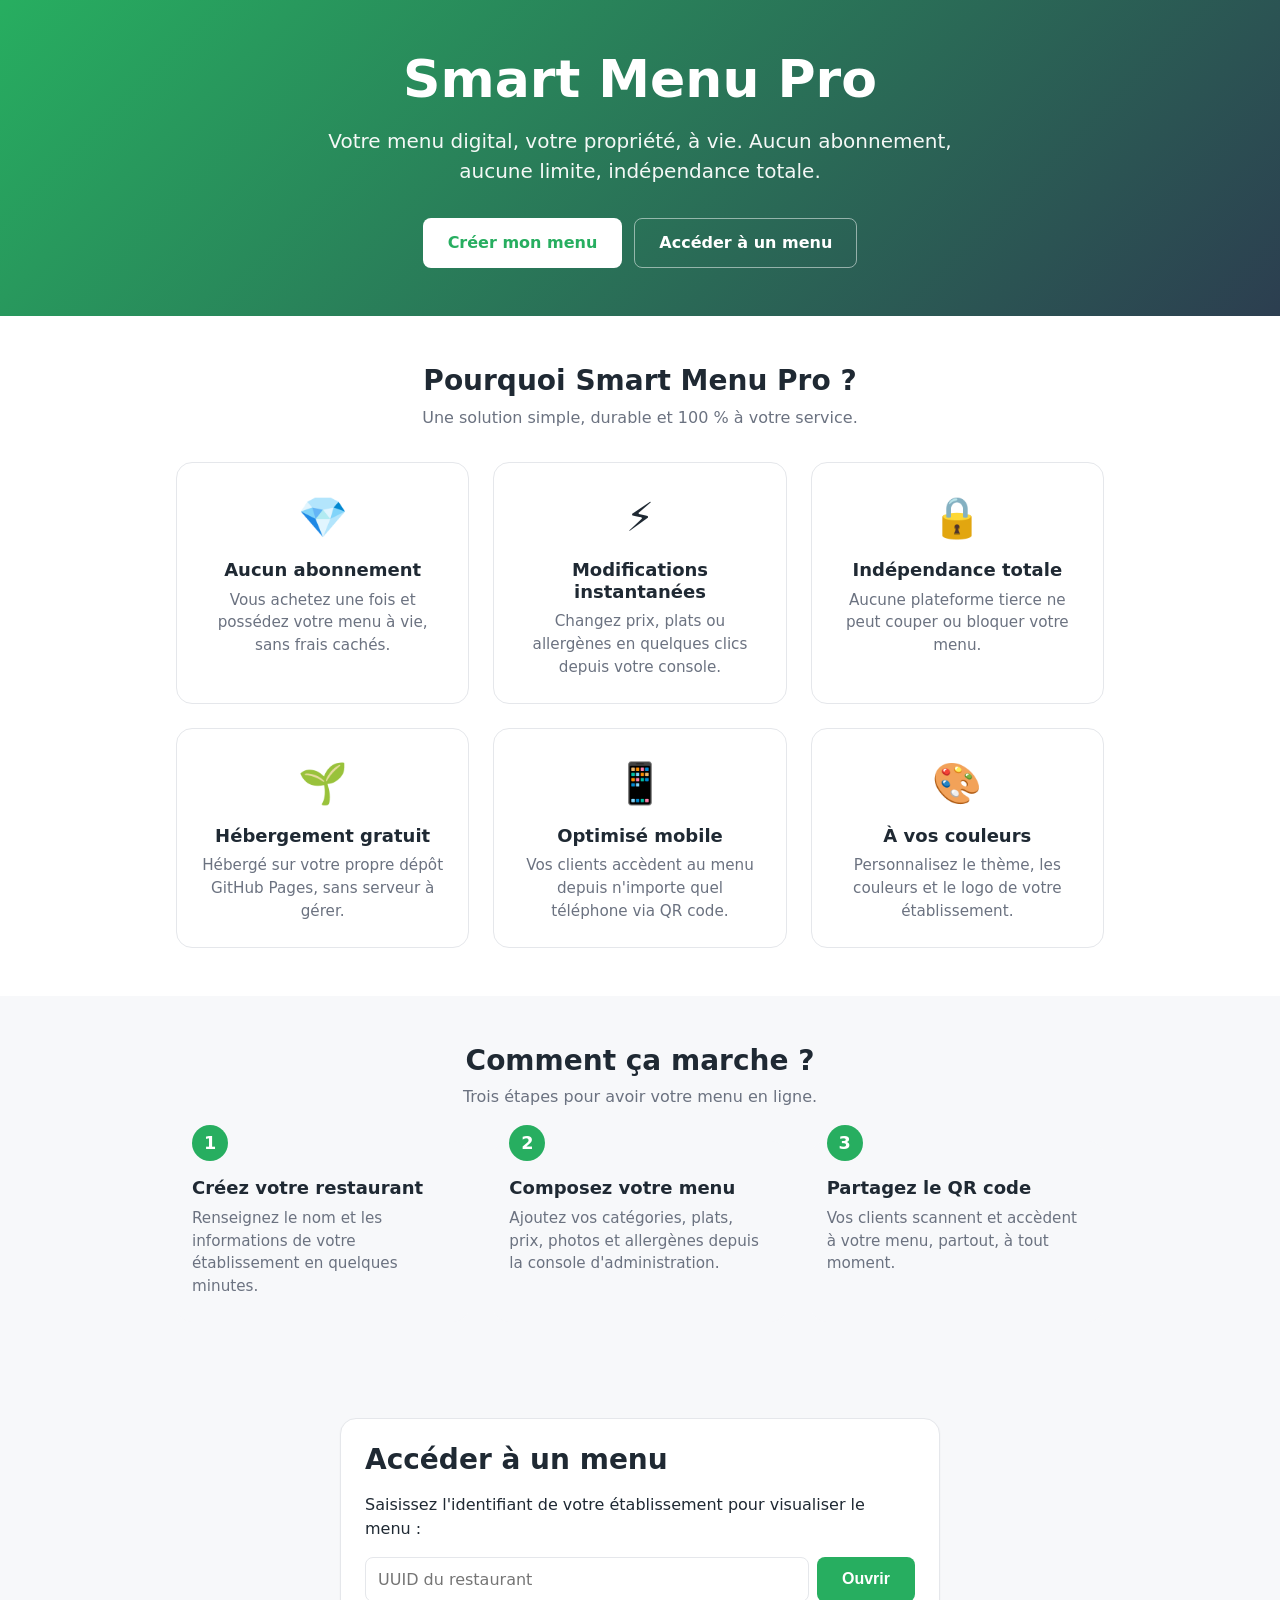
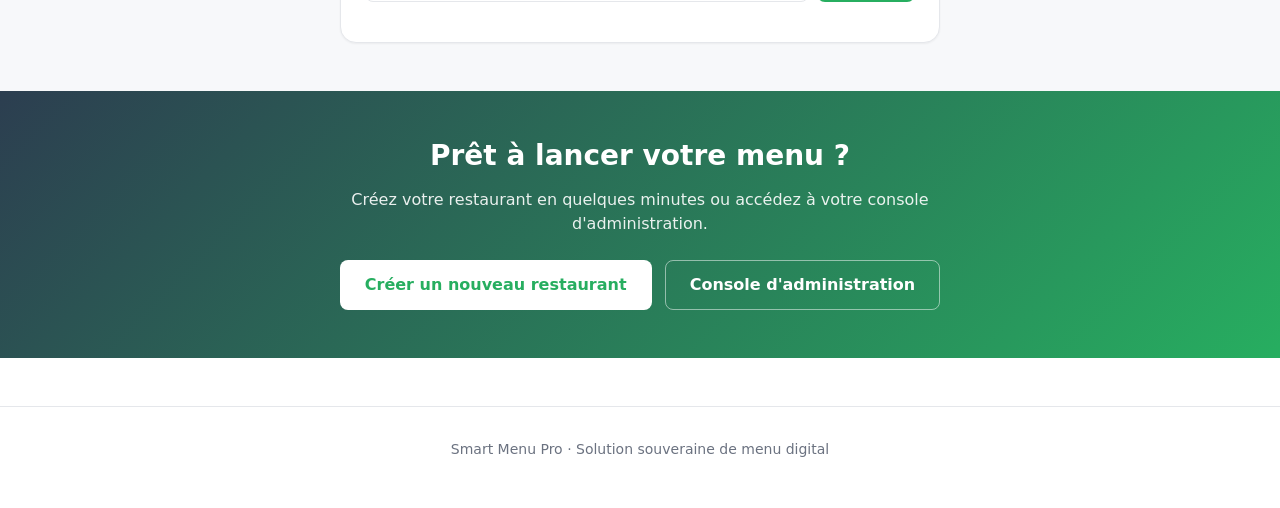
<file: index.html>
<!DOCTYPE html>
<html lang="fr">
<head>
  <meta charset="UTF-8">
  <meta name="viewport" content="width=device-width, initial-scale=1.0">
  <meta http-equiv="Content-Security-Policy" content="default-src 'self'; img-src 'self' https: data:; style-src 'self' https://fonts.googleapis.com 'unsafe-inline'; font-src 'self' https://fonts.gstatic.com; script-src 'self'; connect-src 'self' https://api.github.com">
  <title>Smart Menu Pro — Votre menu digital, à vie</title>
  <meta name="description" content="Solution de menu digital souveraine, sans abonnement et illimitée pour les restaurateurs.">
  <link rel="stylesheet" href="assets/css/style.css">
</head>
<body class="page-home">

  <header class="hero-home">
    <div class="container">
      <h1>Smart Menu Pro</h1>
      <p class="tagline">Votre menu digital, votre propriété, à vie. Aucun abonnement, aucune limite, indépendance totale.</p>
      <div class="hero-cta">
        <a href="setup.html" class="btn btn-primary">Créer mon menu</a>
        <a href="#acceder" class="btn btn-secondary">Accéder à un menu</a>
      </div>
    </div>
  </header>

  <main>

    <section class="section">
      <div class="container">
        <div class="section-title">
          <h2>Pourquoi Smart Menu Pro&nbsp;?</h2>
          <p>Une solution simple, durable et 100&nbsp;% à votre service.</p>
        </div>
        <div class="features-grid">
          <div class="feature-card">
            <span class="feature-icon" aria-hidden="true">💎</span>
            <h3>Aucun abonnement</h3>
            <p>Vous achetez une fois et possédez votre menu à vie, sans frais cachés.</p>
          </div>
          <div class="feature-card">
            <span class="feature-icon" aria-hidden="true">⚡</span>
            <h3>Modifications instantanées</h3>
            <p>Changez prix, plats ou allergènes en quelques clics depuis votre console.</p>
          </div>
          <div class="feature-card">
            <span class="feature-icon" aria-hidden="true">🔒</span>
            <h3>Indépendance totale</h3>
            <p>Aucune plateforme tierce ne peut couper ou bloquer votre menu.</p>
          </div>
          <div class="feature-card">
            <span class="feature-icon" aria-hidden="true">🌱</span>
            <h3>Hébergement gratuit</h3>
            <p>Hébergé sur votre propre dépôt GitHub Pages, sans serveur à gérer.</p>
          </div>
          <div class="feature-card">
            <span class="feature-icon" aria-hidden="true">📱</span>
            <h3>Optimisé mobile</h3>
            <p>Vos clients accèdent au menu depuis n'importe quel téléphone via QR code.</p>
          </div>
          <div class="feature-card">
            <span class="feature-icon" aria-hidden="true">🎨</span>
            <h3>À vos couleurs</h3>
            <p>Personnalisez le thème, les couleurs et le logo de votre établissement.</p>
          </div>
        </div>
      </div>
    </section>

    <section class="section" style="background: var(--color-surface);">
      <div class="container">
        <div class="section-title">
          <h2>Comment ça marche&nbsp;?</h2>
          <p>Trois étapes pour avoir votre menu en ligne.</p>
        </div>
        <div class="steps">
          <div class="step">
            <h3>Créez votre restaurant</h3>
            <p>Renseignez le nom et les informations de votre établissement en quelques minutes.</p>
          </div>
          <div class="step">
            <h3>Composez votre menu</h3>
            <p>Ajoutez vos catégories, plats, prix, photos et allergènes depuis la console d'administration.</p>
          </div>
          <div class="step">
            <h3>Partagez le QR code</h3>
            <p>Vos clients scannent et accèdent à votre menu, partout, à tout moment.</p>
          </div>
        </div>
      </div>
    </section>

    <section class="access-section" id="acceder">
      <div class="container">
        <div class="card">
          <h2>Accéder à un menu</h2>
          <p>Saisissez l'identifiant de votre établissement pour visualiser le menu :</p>
          <form id="open-menu-form" class="form-inline">
            <label for="uuid-input" class="sr-only">Identifiant du restaurant</label>
            <input type="text" id="uuid-input" name="uuid" placeholder="UUID du restaurant" required pattern="[0-9a-fA-F\-]{36}" autocomplete="off">
            <button type="submit" class="btn btn-primary">Ouvrir</button>
          </form>
          <p class="muted small" id="open-menu-error" role="alert" aria-live="polite"></p>
        </div>
      </div>
    </section>

    <section class="cta-section">
      <div class="container">
        <h2>Prêt à lancer votre menu&nbsp;?</h2>
        <p>Créez votre restaurant en quelques minutes ou accédez à votre console d'administration.</p>
        <div>
          <a href="setup.html" class="btn btn-primary">Créer un nouveau restaurant</a>
          <a href="admin.html" class="btn btn-secondary">Console d'administration</a>
        </div>
      </div>
    </section>

  </main>

  <footer class="site-footer">
    <p class="muted small">Smart Menu Pro &middot; Solution souveraine de menu digital</p>
  </footer>

  <script src="assets/js/utils.js"></script>
  <script src="assets/js/home.js"></script>
</body>
</html>
</file>
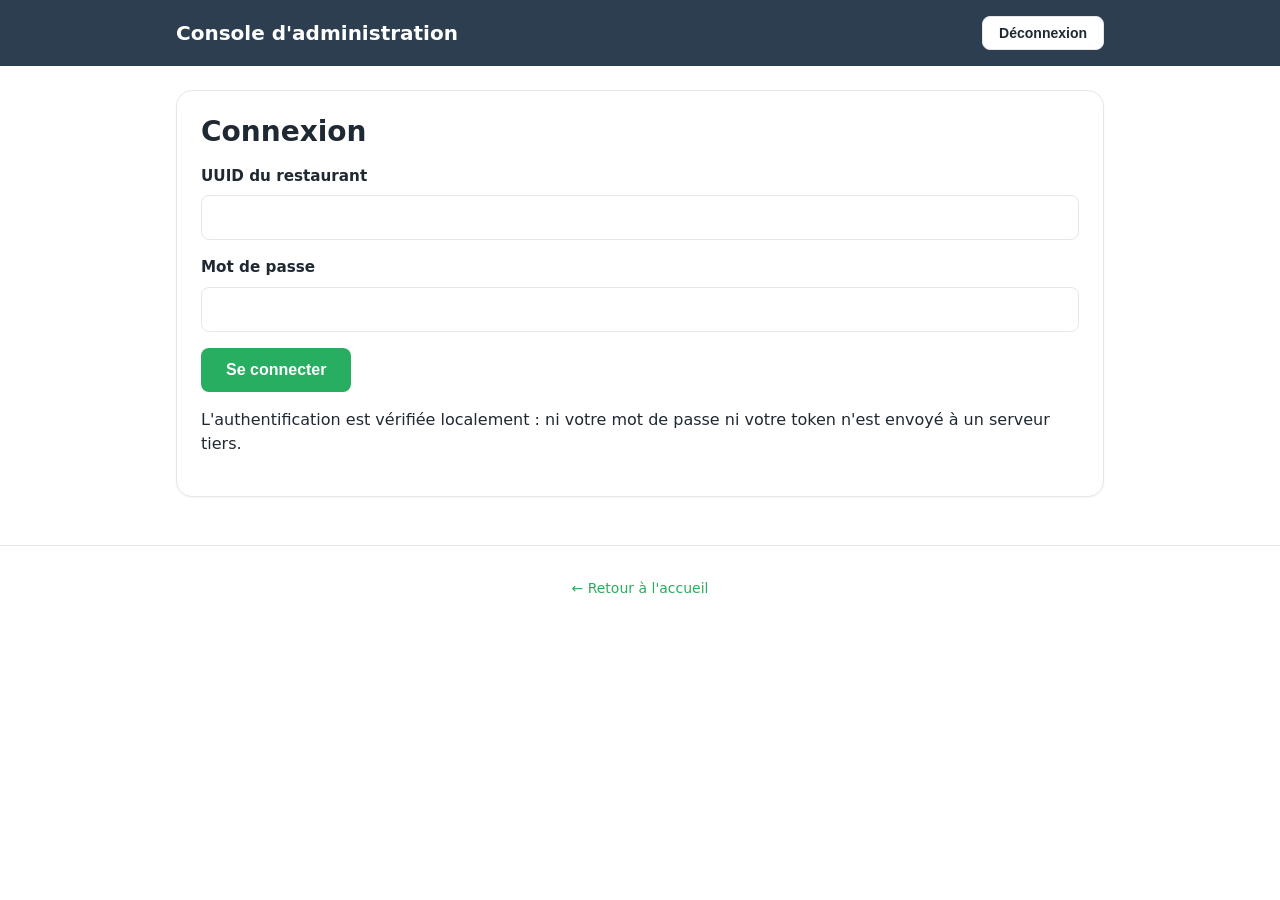
<file: admin.html>
<!DOCTYPE html>
<html lang="fr">
<head>
  <meta charset="UTF-8">
  <meta name="viewport" content="width=device-width, initial-scale=1.0">
  <meta http-equiv="Content-Security-Policy" content="default-src 'self'; img-src 'self' https: data:; style-src 'self' https://fonts.googleapis.com 'unsafe-inline'; font-src 'self' https://fonts.gstatic.com; script-src 'self'; connect-src 'self' https://api.github.com">
  <title>Console admin - Smart Menu Pro</title>
  <link rel="stylesheet" href="assets/css/style.css">
</head>
<body class="page-admin">
  <header class="admin-header">
    <div class="container">
      <h1>Console d'administration</h1>
      <span id="admin-status" class="status-pill" hidden></span>
      <button id="logout-btn" class="btn btn-secondary btn-sm" hidden>Déconnexion</button>
    </div>
  </header>

  <main class="container">
    <section id="login-section" class="card">
      <h2>Connexion</h2>
      <form id="login-form" novalidate>
        <div class="form-group">
          <label for="login-uuid">UUID du restaurant</label>
          <input type="text" id="login-uuid" name="uuid" required pattern="[0-9a-fA-F\-]{36}" autocomplete="off">
        </div>
        <div class="form-group">
          <label for="login-password">Mot de passe</label>
          <input type="password" id="login-password" name="password" required autocomplete="current-password">
        </div>
        <button type="submit" class="btn btn-primary">Se connecter</button>
        <p class="muted small" id="login-error" role="alert" aria-live="polite"></p>
      </form>
      <p class="hint">L'authentification est vérifiée localement&nbsp;: ni votre mot de passe ni votre token n'est envoyé à un serveur tiers.</p>
    </section>

    <section id="github-section" class="card" hidden>
      <h2>Configuration GitHub</h2>
      <p>Pour publier les modifications, fournissez un <strong>Personal Access Token</strong> à scope minimal (Contents&nbsp;: Read & Write) sur le dépôt qui héberge vos données.</p>
      <form id="github-form" novalidate>
        <div class="form-group">
          <label for="github-repo">Dépôt (format <code>utilisateur/dépôt</code>)</label>
          <input type="text" id="github-repo" name="repo" required pattern="[^/]+/[^/]+" placeholder="ex: monnom/smart-menu">
        </div>
        <div class="form-group">
          <label for="github-branch">Branche</label>
          <input type="text" id="github-branch" name="branch" value="main" required>
        </div>
        <div class="form-group">
          <label for="github-pat">Personal Access Token (fine-grained)</label>
          <input type="password" id="github-pat" name="pat" required autocomplete="off">
          <p class="hint">Sera chiffré localement avec votre mot de passe (AES-GCM). Jamais stocké en clair.</p>
        </div>
        <button type="submit" class="btn btn-primary">Enregistrer</button>
        <p class="muted small" id="github-status" role="alert" aria-live="polite"></p>
      </form>
    </section>

    <section id="editor-section" class="card" hidden>
      <h2>Édition du menu</h2>
      <div class="admin-tabs" role="tablist">
        <button class="tab-btn active" data-tab="info" role="tab">Restaurant</button>
        <button class="tab-btn" data-tab="categories" role="tab">Catégories &amp; plats</button>
        <button class="tab-btn" data-tab="theme" role="tab">Thème visuel</button>
      </div>

      <div id="tab-info" class="tab-panel active" role="tabpanel">
        <div class="form-group">
          <label for="info-name">Nom</label>
          <input type="text" id="info-name" maxlength="100">
        </div>
        <div class="form-group">
          <label for="info-description">Description</label>
          <input type="text" id="info-description" maxlength="200">
        </div>
        <div class="form-group">
          <label for="info-logo">URL du logo</label>
          <input type="url" id="info-logo">
        </div>
        <div class="form-group">
          <label for="info-address">Adresse</label>
          <input type="text" id="info-address">
        </div>
        <div class="form-group">
          <label for="info-phone">Téléphone</label>
          <input type="tel" id="info-phone">
        </div>
      </div>

      <div id="tab-categories" class="tab-panel" role="tabpanel">
        <div id="categories-editor"></div>
        <button type="button" id="add-category-btn" class="btn btn-secondary">+ Ajouter une catégorie</button>
      </div>

      <div id="tab-theme" class="tab-panel" role="tabpanel">
        <div class="form-group">
          <label for="theme-primary">Couleur principale</label>
          <input type="color" id="theme-primary">
        </div>
        <div class="form-group">
          <label for="theme-secondary">Couleur secondaire</label>
          <input type="color" id="theme-secondary">
        </div>
        <div class="form-group">
          <label for="theme-bg">Couleur de fond</label>
          <input type="color" id="theme-bg">
        </div>
        <div class="form-group">
          <label for="theme-text">Couleur du texte</label>
          <input type="color" id="theme-text">
        </div>
        <div class="form-group">
          <label for="theme-radius">Arrondi des boutons (px)</label>
          <input type="number" id="theme-radius" min="0" max="50" step="1">
        </div>
        <div class="form-group">
          <label for="theme-font-heading">Police des titres</label>
          <input type="text" id="theme-font-heading" placeholder="ex: Playfair Display">
        </div>
        <div class="form-group">
          <label for="theme-font-body">Police du texte</label>
          <input type="text" id="theme-font-body" placeholder="ex: Inter">
        </div>
      </div>

      <div class="actions-bar">
        <button id="preview-btn" class="btn btn-secondary">Prévisualiser le menu</button>
        <button id="publish-btn" class="btn btn-primary">Publier les modifications</button>
        <p class="muted small" id="publish-status" role="alert" aria-live="polite"></p>
      </div>
    </section>
  </main>

  <footer class="site-footer">
    <p class="muted small"><a href="./">← Retour à l'accueil</a></p>
  </footer>

  <script src="assets/js/utils.js"></script>
  <script src="assets/js/crypto.js"></script>
  <script src="assets/js/github.js"></script>
  <script src="assets/js/admin.js"></script>
</body>
</html>
</file>
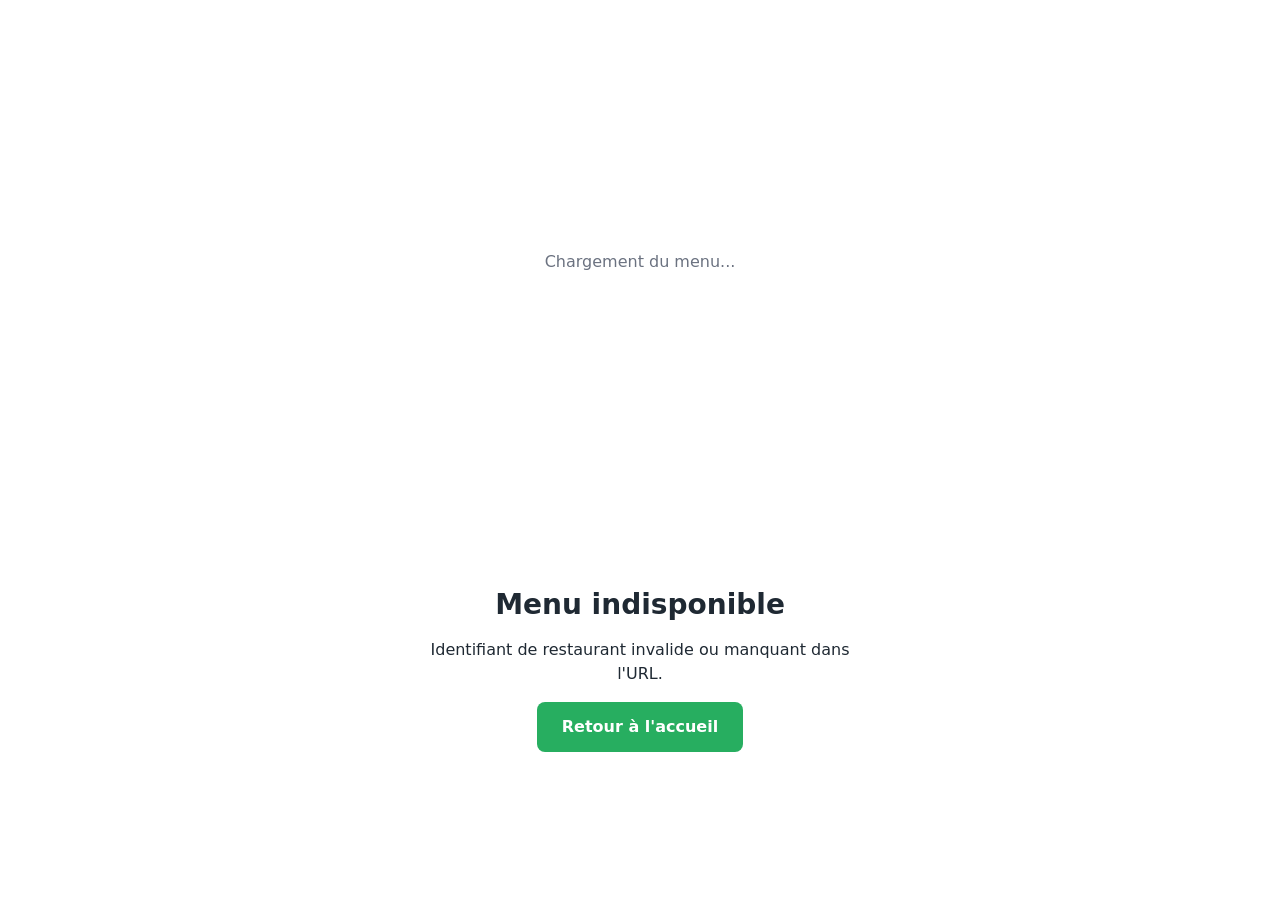
<file: menu.html>
<!DOCTYPE html>
<html lang="fr">
<head>
  <meta charset="UTF-8">
  <meta name="viewport" content="width=device-width, initial-scale=1.0">
  <meta http-equiv="Content-Security-Policy" content="default-src 'self'; img-src 'self' https: data:; style-src 'self' https://fonts.googleapis.com 'unsafe-inline'; font-src 'self' https://fonts.gstatic.com; script-src 'self'; connect-src 'self'">
  <title>Menu - Smart Menu Pro</title>
  <link rel="stylesheet" href="assets/css/style.css">
  <link id="dynamic-theme" rel="stylesheet" href="">
</head>
<body class="page-menu">
  <div id="loader" class="loader" role="status" aria-live="polite">
    <p>Chargement du menu...</p>
  </div>

  <div id="menu-app" hidden>
    <header class="menu-header">
      <div class="container">
        <img id="restaurant-logo" alt="" class="restaurant-logo" hidden>
        <h1 id="restaurant-name"></h1>
        <p id="restaurant-description" class="muted"></p>
      </div>
    </header>

    <nav class="menu-filters container" aria-label="Filtres">
      <div class="filter-group">
        <label class="filter-chip">
          <input type="checkbox" id="filter-chef-only">
          <span>⭐ Suggestions du chef</span>
        </label>
      </div>

      <fieldset class="filter-group">
        <legend class="filter-label">Sans :</legend>
        <div id="allergen-filters" class="filter-chips"></div>
      </fieldset>
    </nav>

    <main id="menu-categories" class="container"></main>

    <footer class="menu-footer container">
      <p id="restaurant-contact" class="muted small"></p>
      <p class="muted small">Dernière mise à jour : <time id="last-updated"></time></p>
    </footer>
  </div>

  <div id="error-state" class="error-container" hidden>
    <h2>Menu indisponible</h2>
    <p id="error-message"></p>
    <a href="./" class="btn btn-primary">Retour à l'accueil</a>
  </div>

  <script src="assets/js/utils.js"></script>
  <script src="assets/js/menu.js"></script>
</body>
</html>
</file>
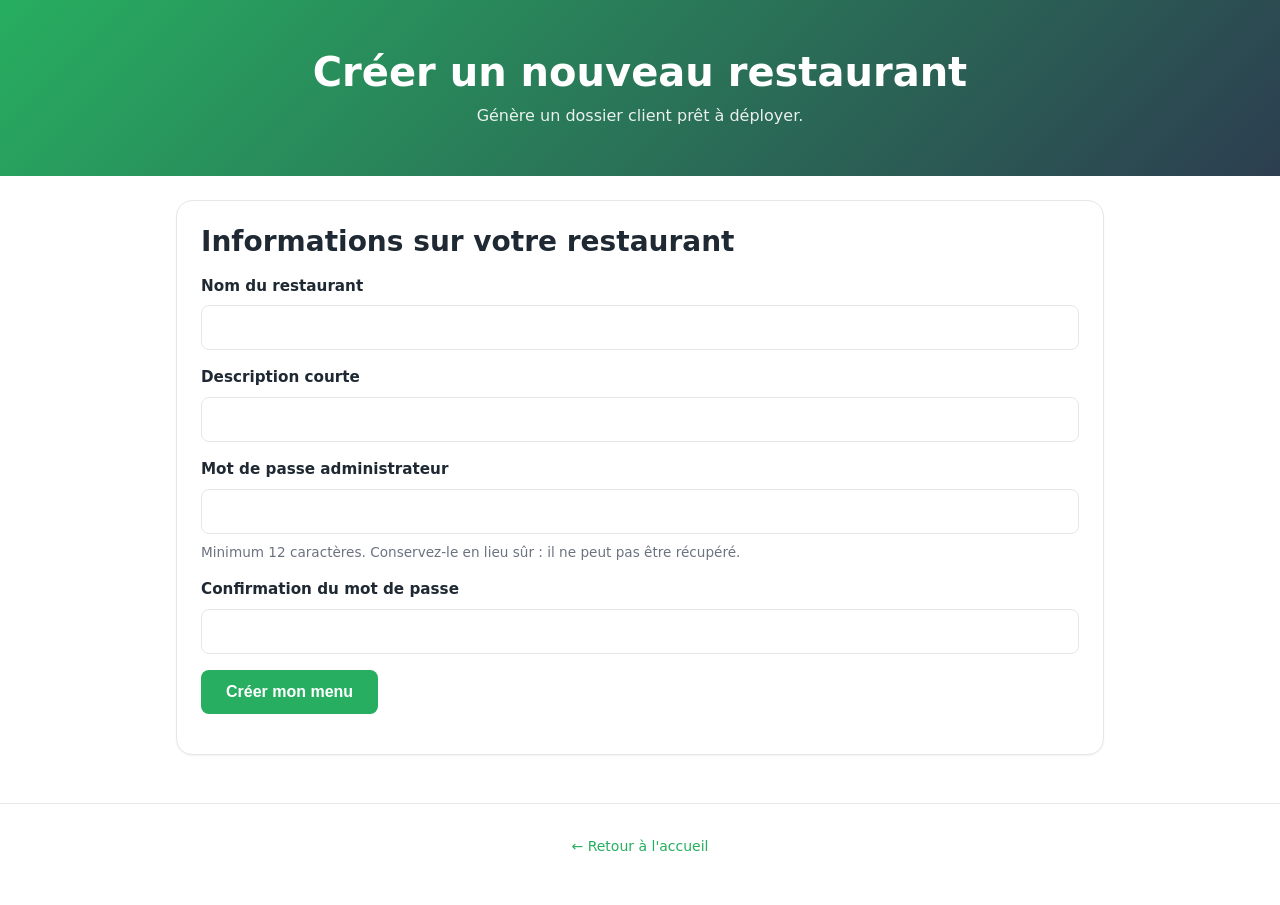
<file: setup.html>
<!DOCTYPE html>
<html lang="fr">
<head>
  <meta charset="UTF-8">
  <meta name="viewport" content="width=device-width, initial-scale=1.0">
  <meta http-equiv="Content-Security-Policy" content="default-src 'self'; img-src 'self' https: data:; style-src 'self' https://fonts.googleapis.com 'unsafe-inline'; font-src 'self' https://fonts.gstatic.com; script-src 'self'; connect-src 'self' https://api.github.com https://api.qrserver.com">
  <title>Création d'un restaurant - Smart Menu Pro</title>
  <link rel="stylesheet" href="assets/css/style.css">
</head>
<body class="page-setup">
  <header class="hero">
    <div class="container">
      <h1>Créer un nouveau restaurant</h1>
      <p class="tagline">Génère un dossier client prêt à déployer.</p>
    </div>
  </header>

  <main class="container">
    <section class="card" id="setup-form-section">
      <h2>Informations sur votre restaurant</h2>
      <form id="setup-form" novalidate>
        <div class="form-group">
          <label for="setup-name">Nom du restaurant</label>
          <input type="text" id="setup-name" name="name" required maxlength="100">
        </div>

        <div class="form-group">
          <label for="setup-description">Description courte</label>
          <input type="text" id="setup-description" name="description" maxlength="200">
        </div>

        <div class="form-group">
          <label for="setup-password">Mot de passe administrateur</label>
          <input type="password" id="setup-password" name="password" required minlength="12" autocomplete="new-password">
          <p class="hint">Minimum 12 caractères. Conservez-le en lieu sûr&nbsp;: il ne peut pas être récupéré.</p>
        </div>

        <div class="form-group">
          <label for="setup-password-confirm">Confirmation du mot de passe</label>
          <input type="password" id="setup-password-confirm" name="passwordConfirm" required minlength="12" autocomplete="new-password">
        </div>

        <button type="submit" class="btn btn-primary" id="setup-submit">Créer mon menu</button>
        <p class="muted small" id="setup-error" role="alert" aria-live="polite"></p>
      </form>
    </section>

    <section id="setup-progress" class="card" hidden>
      <h2>Création en cours…</h2>
      <p id="progress-step" class="muted">Préparation…</p>
      <div class="progress-bar"><div id="progress-fill" class="progress-fill"></div></div>
    </section>

    <section id="setup-success" class="card" hidden>
      <h2>🎉 Votre menu est créé&nbsp;!</h2>
      <p>Votre restaurant <strong id="success-name"></strong> a été enregistré.</p>
      <p class="muted small">Identifiant unique&nbsp;: <code id="success-uuid"></code></p>
      <p>GitHub Pages va publier votre menu dans <strong>environ 1&nbsp;minute</strong>. Vous pouvez dès maintenant accéder à votre console&nbsp;:</p>
      <p>
        <a id="success-admin-link" class="btn btn-primary" href="#">Aller à ma console d'administration</a>
      </p>
      <p class="muted small">Lien public à partager avec vos clients (disponible dans 1&nbsp;min)&nbsp;:<br>
        <code id="success-menu-url"></code>
        <button type="button" class="btn btn-secondary btn-sm" data-copy="success-menu-url">Copier</button>
      </p>

      <div class="qr-block">
        <h3>📱 QR code de votre menu</h3>
        <p class="muted small">Imprimez-le et placez-le sur vos tables. Vos clients scanneront pour accéder au menu.</p>
        <img id="success-qr" alt="QR code du menu" width="300" height="300">
        <p>
          <a id="success-qr-download" class="btn btn-secondary btn-sm" download="menu-qrcode.png">Télécharger le QR (PNG)</a>
        </p>
      </div>
    </section>
  </main>

  <footer class="site-footer">
    <p class="muted small"><a href="./">← Retour à l'accueil</a></p>
  </footer>

  <script src="assets/js/utils.js"></script>
  <script src="assets/js/crypto.js"></script>
  <script src="assets/js/config.js"></script>
  <script src="assets/js/github.js"></script>
  <script src="assets/js/setup.js"></script>
</body>
</html>
</file>
<file: assets/css/style.css>
:root {
  --color-primary: #27ae60;
  --color-secondary: #2c3e50;
  --color-background: #ffffff;
  --color-surface: #f7f8fa;
  --color-text: #1f2933;
  --color-muted: #6b7280;
  --color-border: #e5e7eb;
  --color-danger: #e74c3c;
  --color-success: #16a34a;
  --color-warning: #f59e0b;

  --font-heading: 'Inter', system-ui, -apple-system, Segoe UI, Roboto, sans-serif;
  --font-body: 'Inter', system-ui, -apple-system, Segoe UI, Roboto, sans-serif;

  --radius: 8px;
  --radius-sm: 4px;
  --radius-lg: 16px;

  --shadow-sm: 0 1px 2px rgba(0, 0, 0, 0.05);
  --shadow: 0 4px 6px -1px rgba(0, 0, 0, 0.08), 0 2px 4px -1px rgba(0, 0, 0, 0.04);
  --shadow-lg: 0 10px 15px -3px rgba(0, 0, 0, 0.08);

  --space-1: 0.25rem;
  --space-2: 0.5rem;
  --space-3: 0.75rem;
  --space-4: 1rem;
  --space-6: 1.5rem;
  --space-8: 2rem;
  --space-12: 3rem;
}

*, *::before, *::after {
  box-sizing: border-box;
}

html {
  -webkit-text-size-adjust: 100%;
}

body {
  margin: 0;
  font-family: var(--font-body);
  color: var(--color-text);
  background: var(--color-background);
  line-height: 1.5;
}

h1, h2, h3, h4 {
  font-family: var(--font-heading);
  font-weight: 700;
  line-height: 1.2;
  margin: 0 0 var(--space-4);
}

h1 { font-size: clamp(1.75rem, 4vw, 2.5rem); }
h2 { font-size: clamp(1.25rem, 3vw, 1.75rem); }
h3 { font-size: 1.125rem; }

p { margin: 0 0 var(--space-4); }

a {
  color: var(--color-primary);
  text-decoration: none;
}
a:hover, a:focus-visible {
  text-decoration: underline;
}

ul {
  padding-left: var(--space-6);
}

code {
  font-family: ui-monospace, SFMono-Regular, Menlo, Monaco, Consolas, monospace;
  background: var(--color-surface);
  padding: 0.1em 0.35em;
  border-radius: var(--radius-sm);
  font-size: 0.9em;
}

pre code {
  display: block;
  padding: var(--space-4);
  overflow-x: auto;
  white-space: pre;
  border-radius: var(--radius);
  background: #1e293b;
  color: #f1f5f9;
}

.container {
  max-width: 960px;
  margin: 0 auto;
  padding: 0 var(--space-4);
}

.muted { color: var(--color-muted); }
.small { font-size: 0.875rem; }
.sr-only {
  position: absolute;
  width: 1px;
  height: 1px;
  padding: 0;
  margin: -1px;
  overflow: hidden;
  clip: rect(0, 0, 0, 0);
  white-space: nowrap;
  border: 0;
}

.hero {
  background: linear-gradient(135deg, var(--color-primary), var(--color-secondary));
  color: white;
  padding: var(--space-12) 0;
  text-align: center;
}
.hero h1 { color: white; margin-bottom: var(--space-2); }
.hero .tagline { opacity: 0.9; margin: 0; }

.card {
  background: white;
  border: 1px solid var(--color-border);
  border-radius: var(--radius-lg);
  padding: var(--space-6);
  margin: var(--space-6) 0;
  box-shadow: var(--shadow-sm);
}

.btn {
  display: inline-flex;
  align-items: center;
  justify-content: center;
  gap: var(--space-2);
  padding: var(--space-3) var(--space-6);
  border-radius: var(--radius);
  border: 1px solid transparent;
  font-size: 1rem;
  font-weight: 600;
  cursor: pointer;
  transition: transform 0.05s ease, background-color 0.15s ease, border-color 0.15s ease;
  text-decoration: none;
}
.btn:hover { text-decoration: none; }
.btn:active { transform: translateY(1px); }
.btn:focus-visible {
  outline: 2px solid var(--color-primary);
  outline-offset: 2px;
}
.btn-primary {
  background: var(--color-primary);
  color: white;
}
.btn-primary:hover {
  background: color-mix(in srgb, var(--color-primary) 88%, black);
}
.btn-secondary {
  background: white;
  color: var(--color-text);
  border-color: var(--color-border);
}
.btn-secondary:hover {
  background: var(--color-surface);
}
.btn-sm {
  padding: var(--space-2) var(--space-4);
  font-size: 0.875rem;
}
.btn[disabled] {
  opacity: 0.5;
  cursor: not-allowed;
}

.form-group {
  margin-bottom: var(--space-4);
}
.form-group label {
  display: block;
  font-weight: 600;
  margin-bottom: var(--space-2);
  font-size: 0.95rem;
}
.form-group .hint {
  font-size: 0.85rem;
  color: var(--color-muted);
  margin: var(--space-2) 0 0;
}
input[type="text"],
input[type="password"],
input[type="email"],
input[type="number"],
input[type="tel"],
input[type="url"],
textarea,
select {
  width: 100%;
  padding: var(--space-3);
  border: 1px solid var(--color-border);
  border-radius: var(--radius);
  font-size: 1rem;
  font-family: inherit;
  background: white;
  color: var(--color-text);
}
input:focus, textarea:focus, select:focus {
  outline: 2px solid var(--color-primary);
  outline-offset: 0;
  border-color: var(--color-primary);
}
input[type="color"] {
  width: 4rem;
  height: 2.5rem;
  padding: 2px;
  border: 1px solid var(--color-border);
  border-radius: var(--radius);
  cursor: pointer;
}
.form-inline {
  display: flex;
  gap: var(--space-2);
  flex-wrap: wrap;
}
.form-inline input { flex: 1 1 200px; }

.link-list {
  list-style: none;
  padding: 0;
  margin: 0;
}
.link-list li { margin: var(--space-2) 0; }

.site-footer {
  text-align: center;
  padding: var(--space-8) var(--space-4);
  color: var(--color-muted);
  border-top: 1px solid var(--color-border);
  margin-top: var(--space-12);
}

.error-container {
  text-align: center;
  padding: var(--space-12) var(--space-4);
  max-width: 500px;
  margin: 0 auto;
}
.error-container h1 {
  font-size: 5rem;
  color: var(--color-primary);
  margin: 0;
}

.code-output {
  display: block;
  font-family: ui-monospace, monospace;
  background: var(--color-surface);
  padding: var(--space-3);
  border-radius: var(--radius);
  word-break: break-all;
  margin: var(--space-2) 0;
  user-select: all;
}
.code-block {
  max-height: 300px;
  font-size: 0.85rem;
}

details {
  margin: var(--space-4) 0;
  padding: var(--space-3);
  background: var(--color-surface);
  border-radius: var(--radius);
}
details summary {
  cursor: pointer;
  font-weight: 600;
  margin-bottom: var(--space-2);
}

.info-box {
  background: color-mix(in srgb, var(--color-primary) 8%, white);
  border-left: 4px solid var(--color-primary);
  padding: var(--space-4) var(--space-6);
  border-radius: var(--radius);
  margin-top: var(--space-6);
}
.info-box h3 { margin-top: 0; }

.loader {
  display: flex;
  align-items: center;
  justify-content: center;
  min-height: 60vh;
  color: var(--color-muted);
}

.menu-header {
  background: linear-gradient(135deg, var(--color-primary), var(--color-secondary));
  color: white;
  padding: var(--space-8) 0;
  text-align: center;
}
.menu-header h1 { color: white; margin-bottom: var(--space-2); }
.restaurant-logo {
  width: 96px;
  height: 96px;
  border-radius: 50%;
  object-fit: cover;
  margin-bottom: var(--space-4);
  border: 3px solid white;
  background: white;
}

.menu-filters {
  margin: var(--space-6) auto;
  display: flex;
  flex-wrap: wrap;
  gap: var(--space-4);
  align-items: flex-start;
}
.filter-group {
  border: none;
  padding: 0;
  margin: 0;
}
.filter-label {
  font-weight: 600;
  margin-bottom: var(--space-2);
  display: block;
}
.filter-chips {
  display: flex;
  flex-wrap: wrap;
  gap: var(--space-2);
}
.filter-chip {
  display: inline-flex;
  align-items: center;
  gap: var(--space-2);
  padding: var(--space-2) var(--space-4);
  border: 1px solid var(--color-border);
  border-radius: 999px;
  cursor: pointer;
  background: white;
  user-select: none;
  font-size: 0.9rem;
}
.filter-chip input { display: none; }
.filter-chip:has(input:checked) {
  background: var(--color-primary);
  color: white;
  border-color: var(--color-primary);
}

.menu-category {
  margin: var(--space-8) 0;
}
.menu-category h2 {
  border-bottom: 3px solid var(--color-primary);
  padding-bottom: var(--space-2);
  display: flex;
  align-items: center;
  gap: var(--space-2);
}
.menu-items {
  display: grid;
  grid-template-columns: repeat(auto-fill, minmax(280px, 1fr));
  gap: var(--space-4);
  list-style: none;
  padding: 0;
}
.menu-item {
  background: white;
  border: 1px solid var(--color-border);
  border-radius: var(--radius-lg);
  padding: var(--space-4);
  display: flex;
  flex-direction: column;
  gap: var(--space-2);
  position: relative;
}
.menu-item.unavailable { opacity: 0.5; }
.menu-item.chef-suggestion {
  border-left: 4px solid var(--color-warning);
}
.menu-item-image {
  width: 100%;
  aspect-ratio: 16 / 9;
  object-fit: cover;
  border-radius: var(--radius);
}
.menu-item-header {
  display: flex;
  justify-content: space-between;
  align-items: baseline;
  gap: var(--space-2);
}
.menu-item-name {
  font-weight: 700;
  margin: 0;
  font-size: 1.05rem;
}
.menu-item-price {
  color: var(--color-primary);
  font-weight: 700;
  white-space: nowrap;
}
.menu-item-description {
  margin: 0;
  color: var(--color-muted);
  font-size: 0.9rem;
}
.menu-item-allergens {
  display: flex;
  flex-wrap: wrap;
  gap: var(--space-1);
  margin-top: auto;
}
.allergen-tag {
  font-size: 0.75rem;
  padding: 2px var(--space-2);
  background: var(--color-surface);
  border-radius: 999px;
  color: var(--color-muted);
}
.chef-badge {
  position: absolute;
  top: var(--space-2);
  right: var(--space-2);
  background: var(--color-warning);
  color: white;
  font-size: 0.7rem;
  font-weight: 700;
  padding: 2px var(--space-2);
  border-radius: 999px;
}
.stock-warning {
  font-size: 0.8rem;
  color: var(--color-danger);
  font-weight: 600;
}

.menu-footer {
  margin: var(--space-12) auto var(--space-6);
  text-align: center;
}

.admin-header {
  background: var(--color-secondary);
  color: white;
  padding: var(--space-4) 0;
}
.admin-header .container {
  display: flex;
  align-items: center;
  gap: var(--space-4);
}
.admin-header h1 {
  color: white;
  margin: 0;
  font-size: 1.25rem;
  flex: 1;
}
.status-pill {
  background: var(--color-success);
  color: white;
  padding: var(--space-1) var(--space-3);
  border-radius: 999px;
  font-size: 0.85rem;
}

.admin-tabs {
  display: flex;
  gap: var(--space-2);
  border-bottom: 1px solid var(--color-border);
  margin-bottom: var(--space-6);
  overflow-x: auto;
}
.tab-btn {
  padding: var(--space-3) var(--space-4);
  background: transparent;
  border: none;
  border-bottom: 2px solid transparent;
  cursor: pointer;
  font-size: 0.95rem;
  font-weight: 600;
  color: var(--color-muted);
}
.tab-btn.active {
  color: var(--color-primary);
  border-bottom-color: var(--color-primary);
}
.tab-panel { display: none; }
.tab-panel.active { display: block; }

.category-block {
  border: 1px solid var(--color-border);
  border-radius: var(--radius);
  padding: var(--space-4);
  margin-bottom: var(--space-4);
  background: var(--color-surface);
}
.category-block-header {
  display: flex;
  gap: var(--space-2);
  align-items: flex-end;
  margin-bottom: var(--space-4);
}
.category-block-header > * { flex: 1; }
.category-block-header .btn { flex: 0; }

.item-block {
  background: white;
  border: 1px solid var(--color-border);
  border-radius: var(--radius);
  padding: var(--space-3);
  margin-bottom: var(--space-3);
}
.item-block-grid {
  display: grid;
  grid-template-columns: repeat(auto-fit, minmax(180px, 1fr));
  gap: var(--space-2);
}
.item-block-actions {
  display: flex;
  gap: var(--space-2);
  margin-top: var(--space-2);
  flex-wrap: wrap;
}

.actions-bar {
  position: sticky;
  bottom: 0;
  background: white;
  padding: var(--space-4);
  border-top: 1px solid var(--color-border);
  display: flex;
  gap: var(--space-2);
  align-items: center;
  flex-wrap: wrap;
}
.actions-bar .btn { flex: 0; }
.actions-bar p { margin: 0; flex: 1; }

/* ===== Page d'accueil ===== */
.hero-home {
  background: linear-gradient(135deg, var(--color-primary), var(--color-secondary));
  color: white;
  padding: var(--space-12) var(--space-4);
  text-align: center;
}
.hero-home h1 {
  color: white;
  font-size: clamp(2rem, 5vw, 3.25rem);
  margin-bottom: var(--space-4);
}
.hero-home .tagline {
  opacity: 0.95;
  font-size: clamp(1rem, 2vw, 1.25rem);
  max-width: 640px;
  margin: 0 auto var(--space-8);
}
.hero-cta {
  display: flex;
  gap: var(--space-3);
  justify-content: center;
  flex-wrap: wrap;
}
.hero-cta .btn-primary {
  background: white;
  color: var(--color-primary);
}
.hero-cta .btn-primary:hover {
  background: var(--color-surface);
}
.hero-cta .btn-secondary {
  background: transparent;
  color: white;
  border-color: rgba(255, 255, 255, 0.5);
}
.hero-cta .btn-secondary:hover {
  background: rgba(255, 255, 255, 0.12);
}

.section {
  padding: var(--space-12) 0;
}
.section-title {
  text-align: center;
  margin-bottom: var(--space-8);
}
.section-title h2 { margin-bottom: var(--space-2); }
.section-title p {
  color: var(--color-muted);
  max-width: 600px;
  margin: 0 auto;
}

.features-grid {
  display: grid;
  grid-template-columns: repeat(auto-fit, minmax(260px, 1fr));
  gap: var(--space-6);
}
.feature-card {
  background: white;
  border: 1px solid var(--color-border);
  border-radius: var(--radius-lg);
  padding: var(--space-6);
  text-align: center;
  transition: transform 0.15s ease, box-shadow 0.15s ease;
}
.feature-card:hover {
  transform: translateY(-2px);
  box-shadow: var(--shadow);
}
.feature-icon {
  font-size: 2.5rem;
  margin-bottom: var(--space-3);
  display: block;
}
.feature-card h3 {
  margin-bottom: var(--space-2);
}
.feature-card p {
  color: var(--color-muted);
  margin: 0;
  font-size: 0.95rem;
}

.steps {
  display: grid;
  grid-template-columns: repeat(auto-fit, minmax(220px, 1fr));
  gap: var(--space-6);
  counter-reset: step;
}
.step {
  position: relative;
  padding: var(--space-6) var(--space-4);
  background: var(--color-surface);
  border-radius: var(--radius-lg);
  counter-increment: step;
}
.step::before {
  content: counter(step);
  position: absolute;
  top: -1rem;
  left: var(--space-4);
  width: 2.25rem;
  height: 2.25rem;
  background: var(--color-primary);
  color: white;
  border-radius: 50%;
  display: flex;
  align-items: center;
  justify-content: center;
  font-weight: 700;
  font-size: 1.1rem;
}
.step h3 {
  margin: var(--space-3) 0 var(--space-2);
}
.step p {
  margin: 0;
  color: var(--color-muted);
  font-size: 0.95rem;
}

.access-section {
  background: var(--color-surface);
  padding: var(--space-12) 0;
}
.access-section .card {
  max-width: 600px;
  margin: 0 auto;
}

.cta-section {
  background: linear-gradient(135deg, var(--color-secondary), var(--color-primary));
  color: white;
  padding: var(--space-12) var(--space-4);
  text-align: center;
}
.cta-section h2 { color: white; }
.cta-section p {
  opacity: 0.9;
  max-width: 600px;
  margin: 0 auto var(--space-6);
}
.cta-section .btn-primary {
  background: white;
  color: var(--color-primary);
}
.cta-section .btn-primary:hover {
  background: var(--color-surface);
}
.cta-section .btn-secondary {
  background: transparent;
  color: white;
  border-color: rgba(255, 255, 255, 0.5);
  margin-left: var(--space-2);
}
.cta-section .btn-secondary:hover {
  background: rgba(255, 255, 255, 0.12);
}

/* Barre de progression création menu */
.progress-bar {
  width: 100%;
  height: 10px;
  background: var(--color-border);
  border-radius: var(--radius);
  overflow: hidden;
  margin-top: var(--space-4);
}
.progress-fill {
  width: 0%;
  height: 100%;
  background: var(--color-primary);
  transition: width 0.4s ease;
}

/* Bloc QR code sur la page de succès */
.qr-block {
  margin-top: var(--space-6);
  padding: var(--space-4);
  background: var(--color-surface);
  border-radius: var(--radius);
  text-align: center;
}
.qr-block img {
  display: block;
  margin: var(--space-4) auto;
  max-width: 100%;
  height: auto;
  background: #fff;
  padding: var(--space-2);
  border-radius: var(--radius-sm);
}

@media (max-width: 600px) {
  .hero { padding: var(--space-8) 0; }
  .hero-home { padding: var(--space-8) var(--space-4); }
  .card { padding: var(--space-4); }
  .section { padding: var(--space-8) 0; }
}
</file>
